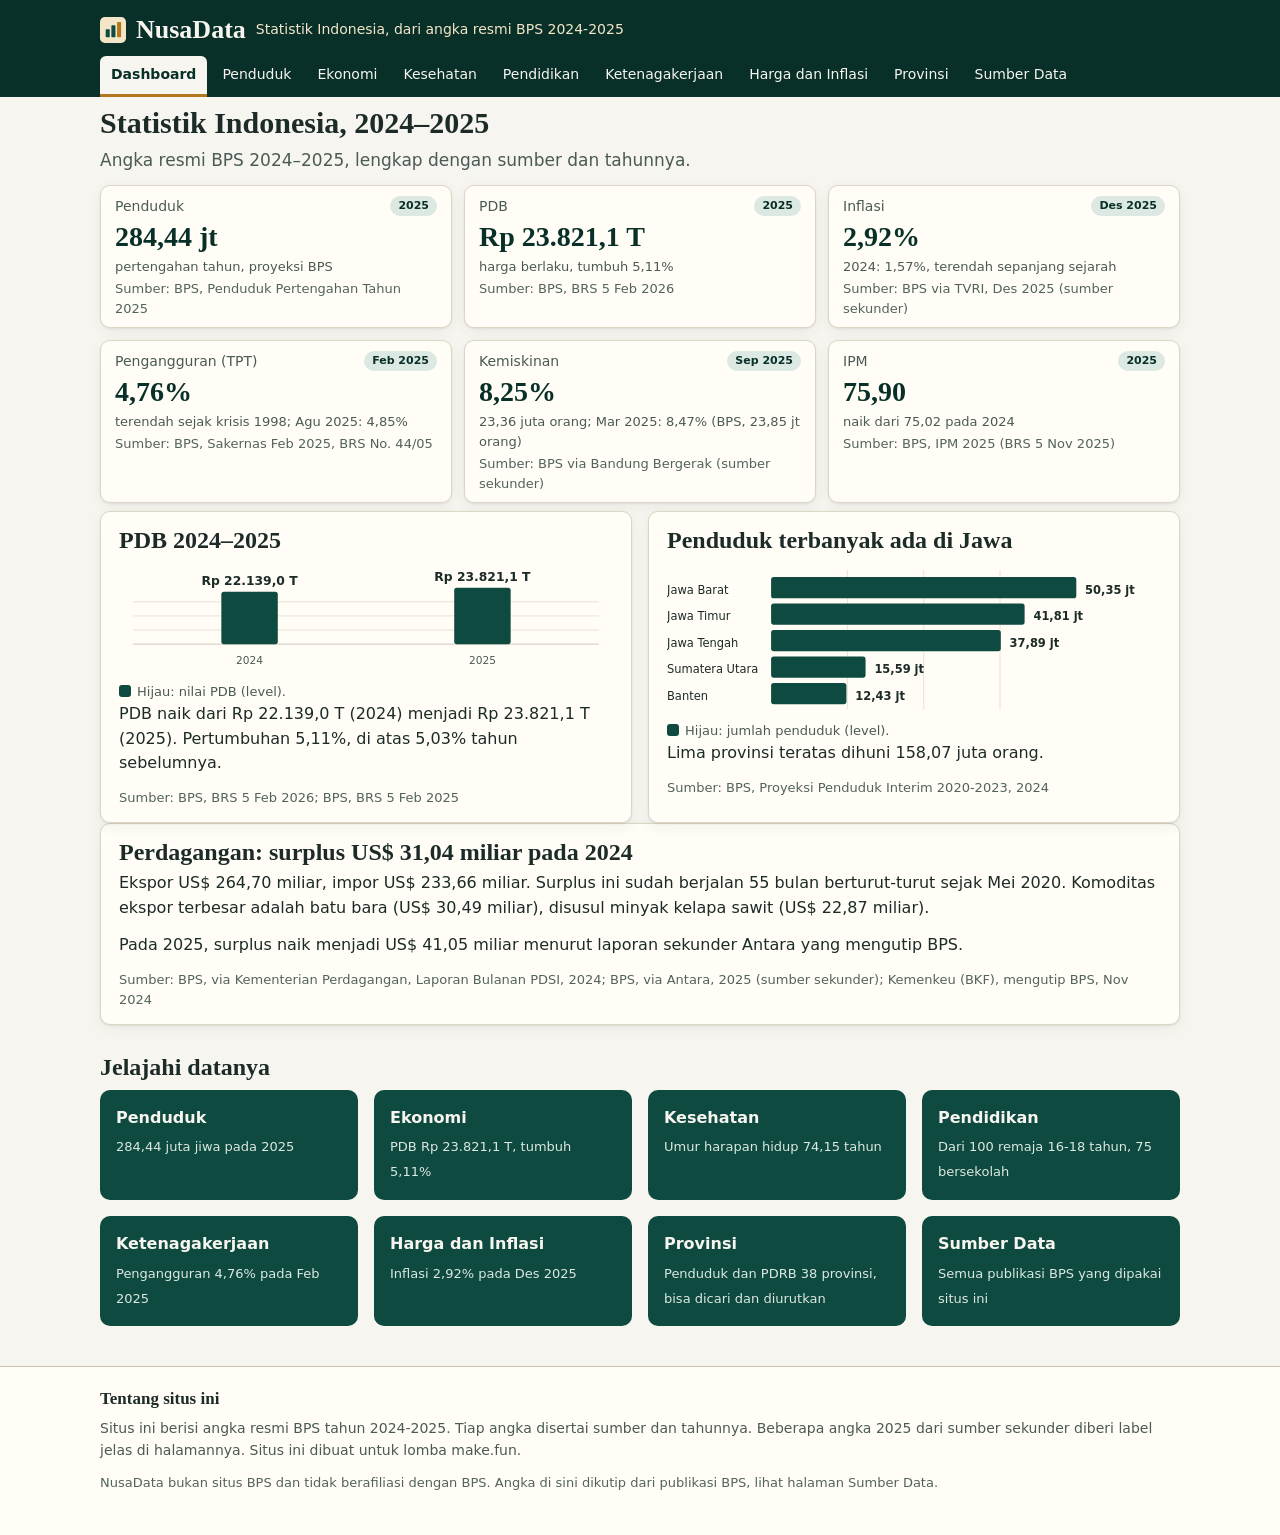
<file: app/index.html>
<!DOCTYPE html>
<html lang="id">
<head>
<meta charset="utf-8">
<meta name="viewport" content="width=device-width, initial-scale=1">
<title>NusaData — Statistik Indonesia 2024-2025</title>
<meta name="description" content="Angka resmi Indonesia: penduduk, ekonomi, kesehatan, pendidikan, pekerjaan, harga, dan provinsi, semua dengan sumber dan tahunnya.">
<link rel="stylesheet" href="style.css">
<link rel="icon" type="image/png" href="favicon.png">
</head>
<body>
<header class="topbar">
  <div class="topbar-inner">
    <div class="brand">
      <svg class="brand-mark" viewBox="0 0 32 32" aria-hidden="true"><rect width="32" height="32" rx="6" fill="#f3e6c8"/><rect x="7" y="15" width="5" height="10" rx="1" fill="#0e4a3f"/><rect x="14" y="10" width="5" height="15" rx="1" fill="#0e4a3f"/><rect x="21" y="6" width="5" height="19" rx="1" fill="#b4761c"/></svg>
      <a class="brand-name" href="#/">NusaData</a>
      <span class="brand-tag">Statistik Indonesia, dari angka resmi BPS 2024-2025</span>
    </div>
    <nav class="main-nav" id="nav" aria-label="Navigasi utama"></nav>
  </div>
</header>
<main id="app"></main>
<footer class="site-footer">
  <div class="foot-inner">
    <h2>Tentang situs ini</h2>
    <p>Situs ini berisi angka resmi BPS tahun 2024-2025. Tiap angka disertai sumber dan tahunnya. Beberapa angka 2025 dari sumber sekunder diberi label jelas di halamannya. Situs ini dibuat untuk lomba make.fun.</p>
    <p class="small">NusaData bukan situs BPS dan tidak berafiliasi dengan BPS. Angka di sini dikutip dari publikasi BPS, lihat halaman Sumber Data.</p>
  </div>
</footer>
<script type="module" src="main.js"></script>
</body>
</html>
</file>
<file: app/style.css>
/* Hallmark stamp: NusaData theme "Laut dan Pasir" (custom) | genre editorial | mode operate/read | waived: 80-word screen rule, data dashboard needs dense figures to be judged from screenshots */
:root {
  --ink: #1c2b28;
  --ink-soft: #4a5a55;
  --ink-faint: #52635d;
  --paper: #f7f5ef;
  --card: #fffdf6;
  --line: #ddd6c4;
  --line-strong: #c9c2b2;
  --teal: #0e4a3f;
  --teal-dark: #093028;
  --teal-soft: #dce8e2;
  --amber: #b4761c;
  --amber-soft: #f3e6c8;
  --red: #a83226;
  --green: #2e6b34;
  --radius: 10px;
  --radius-small: 6px;
  --gap: 16px;
  --gap-large: 28px;
  --measure: 1120px;
  --font-body: system-ui, -apple-system, "Segoe UI", Roboto, Arial, sans-serif;
  --font-display: Georgia, "Times New Roman", serif;
  --shadow: 0 1px 2px rgba(28, 43, 40, 0.08), 0 4px 14px rgba(28, 43, 40, 0.06);
}
* { box-sizing: border-box; }
html, body { overflow-x: clip; }
body {
  margin: 0;
  background: var(--paper);
  color: var(--ink);
  font-family: var(--font-body);
  font-size: 16px;
  line-height: 1.55;
}
a { color: var(--teal); }
a:focus-visible, button:focus-visible, input:focus-visible, th:focus-visible { outline: 3px solid var(--amber); outline-offset: 2px; }
h1, h2, h3 { font-family: var(--font-display); color: var(--ink); line-height: 1.2; margin: 0 0 8px 0; }
h1 { font-size: 30px; }
h2 { font-size: 24px; }
h3 { font-size: 19px; }
p { margin: 0 0 12px 0; }
.nowrap { white-space: nowrap; }
.lede { font-size: 17px; color: var(--ink-soft); max-width: 62ch; }
.small { font-size: 13px; color: var(--ink-faint); }
.source { font-size: 13px; color: var(--ink-faint); margin-top: 6px; margin-bottom: 0; }

.topbar { background: var(--teal-dark); color: var(--paper); }
.topbar-inner { max-width: var(--measure); margin: 0 auto; padding: 10px 20px 0 20px; }
.brand { display: flex; align-items: center; gap: 10px; flex-wrap: wrap; }
.brand-mark { width: 26px; height: 26px; flex: none; }
.brand-name { font-family: var(--font-display); font-size: 26px; font-weight: 700; color: var(--paper); text-decoration: none; }
.brand-tag { font-size: 14px; color: var(--amber-soft); }
nav.main-nav { display: flex; gap: 4px; flex-wrap: wrap; padding: 6px 0 0 0; }
nav.main-nav a {
  color: var(--paper);
  text-decoration: none;
  font-size: 14px;
  padding: 8px 11px;
  border-radius: var(--radius-small) var(--radius-small) 0 0;
  border-bottom: 3px solid transparent;
}
nav.main-nav a:hover { background: var(--teal); }
nav.main-nav a.active { background: var(--paper); color: var(--teal-dark); font-weight: 700; border-bottom-color: var(--amber); }

main { max-width: var(--measure); margin: 0 auto; padding: 8px 20px 40px 20px; }
.page-head { margin-bottom: 6px; }
.page-head h1 { margin-bottom: 6px; }

.kpi-grid { display: grid; grid-template-columns: repeat(3, minmax(0, 1fr)); gap: 12px; margin-bottom: 8px; }
.kpi {
  background: var(--card);
  border: 1px solid var(--line);
  border-radius: var(--radius);
  padding: 10px 14px 8px 14px;
  box-shadow: var(--shadow);
  text-decoration: none;
  color: var(--ink);
  display: block;
}
a.kpi:hover { border-color: var(--teal); }
.kpi-label { font-size: 14px; color: var(--ink-soft); margin-bottom: 4px; }
.kpi-period {
  float: right;
  font-size: 11px;
  font-weight: 700;
  line-height: 1.4;
  background: var(--teal-soft);
  color: var(--teal-dark);
  padding: 2px 8px;
  border-radius: 999px;
  white-space: nowrap;
}
.kpi-value { font-family: var(--font-display); font-size: 28px; font-weight: 700; line-height: 1.1; color: var(--teal-dark); }
.kpi-note { font-size: 13px; color: var(--ink-soft); margin-top: 4px; }
.kpi .source { margin-top: 2px; }

.panel {
  background: var(--card);
  border: 1px solid var(--line);
  border-radius: var(--radius);
  padding: 14px 18px;
  box-shadow: var(--shadow);
  margin-bottom: var(--gap-large);
  min-width: 0;
}
.panel h2 { margin-bottom: 4px; }
.panel h3 { margin-bottom: 4px; }
.two-col { display: grid; grid-template-columns: minmax(0, 1fr) minmax(0, 1fr); gap: var(--gap); }
.two-col > .panel { margin-bottom: 0; }
.chart-wrap { margin-top: 8px; }
.chart-wrap svg { width: 100%; height: auto; display: block; }
.legend { font-size: 13px; color: var(--ink-soft); margin: 4px 0 0 0; }
.legend .swatch { display: inline-block; width: 12px; height: 12px; border-radius: 3px; margin-right: 6px; vertical-align: -1px; }

.stat-row { display: grid; grid-template-columns: repeat(4, minmax(0, 1fr)); gap: var(--gap); margin-bottom: 16px; }
.stat {
  background: var(--card);
  border: 1px solid var(--line);
  border-radius: var(--radius);
  padding: 16px;
  box-shadow: var(--shadow);
}
.stat-value { font-family: var(--font-display); font-size: 28px; font-weight: 700; color: var(--teal-dark); line-height: 1.15; }
.stat-label { font-size: 14px; color: var(--ink-soft); margin-top: 2px; }

.link-grid { display: grid; grid-template-columns: repeat(4, minmax(0, 1fr)); gap: var(--gap); }
.link-card {
  background: var(--teal);
  color: var(--paper);
  border-radius: var(--radius);
  padding: 16px;
  text-decoration: none;
  display: block;
}
.link-card:hover { background: var(--teal-dark); }
.link-card strong { display: block; font-size: 16px; margin-bottom: 4px; color: var(--paper); }
.link-card span { font-size: 13px; color: var(--teal-soft); }

table.data { width: 100%; border-collapse: collapse; font-size: 15px; }
table.data th, table.data td { text-align: left; padding: 8px 12px; border-bottom: 1px solid var(--line); vertical-align: top; }
table.data th { background: var(--teal-soft); color: var(--teal-dark); font-size: 13px; }
table.data th.sortable { cursor: pointer; }
table.data th.sortable:hover { background: var(--amber-soft); }
.sort-arrow { color: var(--amber); font-size: 11px; }
table.data td.empty { text-align: center; color: var(--ink-soft); padding: 18px 12px; }
table.data td.num, table.data th.num { text-align: right; font-variant-numeric: tabular-nums; }
table.data tr:hover td { background: var(--paper); }
.table-scroll { overflow-x: auto; }

.tabs { display: flex; gap: 8px; margin-bottom: 16px; flex-wrap: wrap; }
.tabs button {
  font-family: var(--font-body);
  font-size: 15px;
  padding: 9px 16px;
  border-radius: 999px;
  border: 1px solid var(--teal);
  background: var(--card);
  color: var(--teal-dark);
  cursor: pointer;
}
.tabs button[aria-pressed="true"] { background: var(--teal); color: var(--paper); font-weight: 700; }
.tabs button:hover { border-color: var(--amber); }

.search-row { display: flex; gap: 10px; align-items: center; margin-bottom: 16px; flex-wrap: wrap; }
.search-row label { font-size: 14px; color: var(--ink-soft); }
.search-row input {
  font-family: var(--font-body);
  font-size: 15px;
  padding: 9px 12px;
  border: 1px solid var(--line-strong);
  border-radius: var(--radius-small);
  background: var(--card);
  color: var(--ink);
  min-width: 220px;
}
.callout {
  border-left: 4px solid var(--amber);
  background: var(--amber-soft);
  padding: 14px 16px;
  border-radius: 0 var(--radius-small) var(--radius-small) 0;
  margin-bottom: var(--gap-large);
}
.callout p { margin-bottom: 6px; }
.callout p:last-child { margin-bottom: 0; }
.aps-row { display: grid; grid-template-columns: minmax(0, 1fr) minmax(0, 1fr); gap: var(--gap); margin-bottom: var(--gap); }
.aps-card { background: var(--card); border: 1px solid var(--line); border-radius: var(--radius); padding: 18px; box-shadow: var(--shadow); }
.aps-card .aps-value { font-family: var(--font-display); font-size: 32px; font-weight: 700; color: var(--teal-dark); }
.aps-card svg { margin-top: 10px; }
.badge {
  display: inline-block;
  font-size: 12px;
  font-weight: 700;
  padding: 3px 9px;
  border-radius: 999px;
  background: var(--teal-soft);
  color: var(--teal-dark);
}
.badge.warn { background: var(--amber-soft); color: var(--amber); }
ul.plain { margin: 0 0 12px 0; padding-left: 20px; }
ul.plain li { margin-bottom: 6px; }
footer.site-footer { border-top: 1px solid var(--line-strong); background: var(--card); }
footer.site-footer .foot-inner { max-width: var(--measure); margin: 0 auto; padding: 22px 20px 30px 20px; font-size: 14px; color: var(--ink-soft); }
footer.site-footer h2 { font-size: 17px; }

@media (max-width: 860px) {
  .kpi-grid { grid-template-columns: repeat(2, minmax(0, 1fr)); }
  .stat-row { grid-template-columns: repeat(2, minmax(0, 1fr)); }
  .two-col { grid-template-columns: minmax(0, 1fr); }
  .two-col > .panel { margin-bottom: var(--gap-large); }
  .link-grid { grid-template-columns: repeat(2, minmax(0, 1fr)); }
  .aps-row { grid-template-columns: minmax(0, 1fr); }
  h1 { font-size: 28px; }
  .kpi-value { font-size: 30px; }
  nav.main-nav {
    flex-wrap: nowrap;
    overflow-x: auto;
    scrollbar-width: thin;
    -webkit-mask-image: linear-gradient(to right, #000 0, #000 calc(100% - 32px), transparent 100%);
    mask-image: linear-gradient(to right, #000 0, #000 calc(100% - 32px), transparent 100%);
  }
  nav.main-nav::-webkit-scrollbar { height: 4px; }
  nav.main-nav a { white-space: nowrap; flex: none; }
}
@media (max-width: 480px) {
  .kpi-grid { grid-template-columns: minmax(0, 1fr); }
  .stat-row { grid-template-columns: minmax(0, 1fr); }
  .topbar-inner { padding: 8px 16px 0 16px; }
  .brand-tag { display: none; }
  .brand-name { font-size: 22px; }
  .brand-mark { width: 22px; height: 22px; }
  nav.main-nav a { font-size: 13px; padding: 7px 9px; }
  main { padding: 16px 16px 32px 16px; }
  h1 { font-size: 26px; }
  .kpi { padding: 8px 12px 6px 12px; }
  .kpi-value { font-size: 26px; }
  .kpi-note { margin-top: 2px; }
  .kpi .source { font-size: 12px; }
}
@media (prefers-reduced-motion: reduce) {
  * { transition: none; animation: none; }
}
</file>
